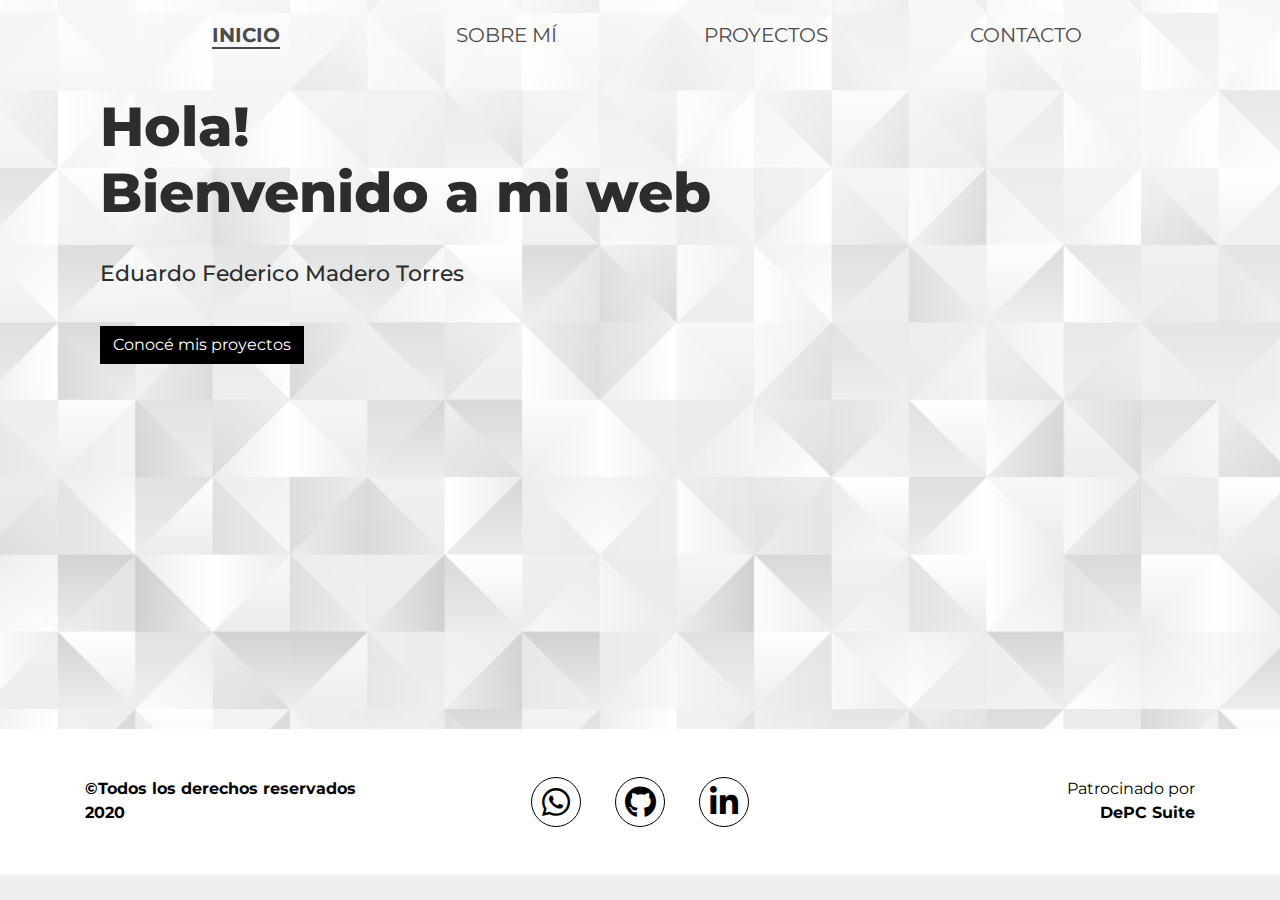
<file: index.html>
<!DOCTYPE html>
<html lang="en">

<head>
    <meta charset="UTF-8">
    <meta name="viewport" content="width=device-width, initial-scale=1.0">
    <title>Contacto</title>
    <link href="https://fonts.googleapis.com/css?family=Montserrat&display=swap" rel="stylesheet">
    <link href="https://fonts.googleapis.com/css2?family=Montserrat:wght@400;500;600;700;900&display=swap"
        rel="stylesheet">
    <link rel="stylesheet" href="css/bootstrap.min.css">
    <link rel="stylesheet" href="css/fontawesome/css/all.min.css">
    <link rel="stylesheet" href="css/fontawesome/css/fontawesome.min.css">
    <link rel="stylesheet" href="css/estilos.css">
    <script type="text/javascript" src="js/jquery-3.4.1.slim.min.js"></script>
    <script type="text/javascript" src="js/bootstrap.min.js"></script>
</head>

<body>
    <div id="Inicio" class="container-fluid">
        <div class="container">
            <nav class="navbar navbar-expand-md">
                <button class="navbar-toggler" type="button" data-toggle="collapse" data-target="#navbarsExampleDefault"
                    aria-controls="navbarsExampleDefault" aria-expanded="false" aria-label="Toggle navigation">
                    <span class="navbar-toggler-icon fa fa-bars"></span>
                </button>

                <div class="collapse navbar-collapse" id="navbarsExampleDefault">
                    <ul class="navbar-nav mr-auto">
                        <li class="nav-item">
                            <a class="nav-link active" href="index.html">Inicio</a>
                        </li>
                        <li class="nav-item">
                            <a class="nav-link" href="sobre-mi.html">Sobre Mí</a>
                        </li>
                        <li class="nav-item">
                            <a class="nav-link" href="proyectos.html">Proyectos</a>
                        </li>
                        <li class="nav-item">
                            <a class="nav-link" href="contacto.html">Contacto</a>
                        </li>
                    </ul>
                </div>
            </nav>
            <div class="container">
                <section>
                    <div class="row py-sm-4 py-3">
                        <div class="col-sm-7 col-12">
                            <h1>Hola! <br>Bienvenido a mi web</h1>
                            <h2> Eduardo Federico Madero Torres</h2>
                            <a href="contacto.html" class="btn mt-sm-4">Conocé mis proyectos</a>
                        </div>
                    </div>

                </section>
            </div>

        </div>
    </div>

    <footer>
        <div class="container">
            <div class="row py-5">
                <div class="col-sm-4 col-12 text-sm-left text-center">
                    <a href="index.html" target="_blank"> ©Todos los derechos reservados
                        <br>2020</a>
                </div>
                <div class="col-sm-4 col-12 text-center py-4 py-sm-0" id="iconsfoot">
                    <a href="https://api.whatsapp.com/send?phone=541149705166&amp;text=Hola" target="_blank">
                        <i class="fab fa-whatsapp"></i></a>
                    <a href="https://github.com" target="_blank"><i class="fab fa-github"></i></a>
                    <a href="https://linkedin.com" target="_blank"><i class="fab fa-linkedin-in"></i></a>
                </div>
                <div class="col-sm-4 col-12 text-sm-right text-center" id="patrocinio">
                    Patrocinado por
                    <br>
                    <a href="https://depcsuite.com/?v=d72a48a8ebd2" target="blank">DePC Suite</a>
                </div>
            </div>
        </div>
    </footer>

    <footer id="footmb">
        <div class="container">
            <div class="row py-1" style="margin-left: 20px;">
                <div class=>
                    <a href="https://api.whatsapp.com/send?phone=541149705166&amp;text=Hola te" target="_blank">
                        <i class="fab fa-whatsapp"></i></a>
                </div>
                <div>

                    <a href="https://github.com" target="_blank"><i class="fab fa-github"></i></a>

                </div>


                <div>
                    <a href="https://linkedin.com" target="_blank"><i class="fab fa-linkedin-in"></i></a>
                </div>



            </div>
        </div>
    </footer>
</body>

</html>
</file>
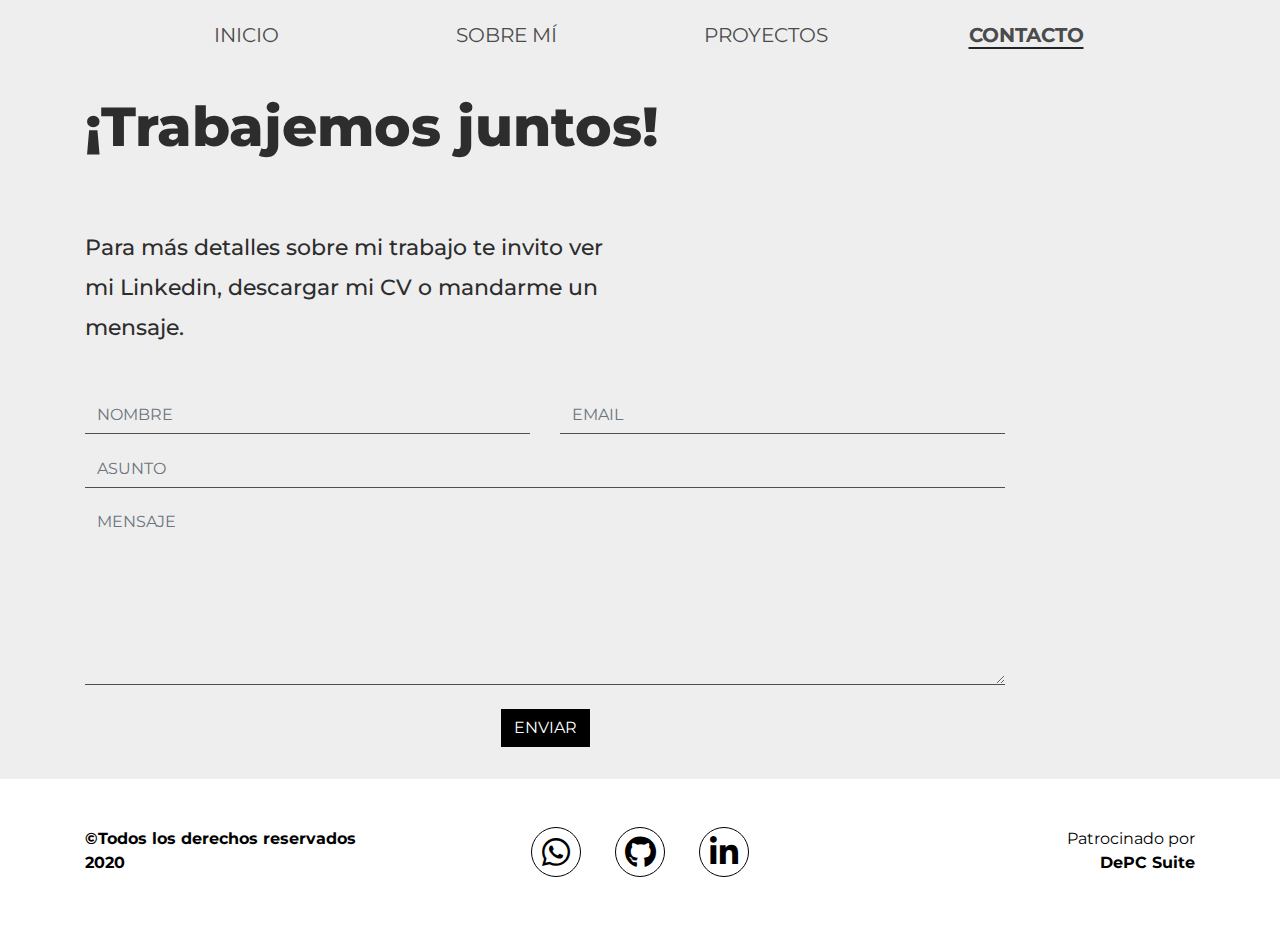
<file: contacto.html>
<!DOCTYPE html>
<html lang="es">

<head>
    <meta charset="UTF-8">
    <meta name="viewport" content="width=device-width, initial-scale=1.0">
    <title>Contacto</title>
    <link href="https://fonts.googleapis.com/css?family=Montserrat&display=swap" rel="stylesheet">
    <link href="https://fonts.googleapis.com/css2?family=Montserrat:wght@400;500;600;700;900&display=swap"
        rel="stylesheet">
    <link rel="stylesheet" href="css/bootstrap.min.css">
    <link rel="stylesheet" href="css/fontawesome/css/all.min.css">
    <link rel="stylesheet" href="css/fontawesome/css/fontawesome.min.css">
    <link rel="stylesheet" href="css/estilos.css">
    <script type="text/javascript" src="js/jquery-3.4.1.slim.min.js"></script>
    <script type="text/javascript" src="js/bootstrap.min.js"></script>
</head>

<body>
    <div class="container">
        <nav class="navbar navbar-expand-md">

            <button class="navbar-toggler" type="button" data-toggle="collapse" data-target="#navbarsExampleDefault"
                aria-controls="navbarsExampleDefault" aria-expanded="false" aria-label="Toggle navigation">
                <span class="navbar-toggler-icon fa fa-bars"></span>
            </button>

            <div class="collapse navbar-collapse" id="navbarsExampleDefault">
                <ul class="navbar-nav mr-auto">
                    <li class="nav-item">
                        <a class="nav-link" href="index.html">Inicio</a>
                    </li>
                    <li class="nav-item">
                        <a class="nav-link" href="sobre-mi.html">Sobre Mí</a>
                    </li>
                    <li class="nav-item">
                        <a class="nav-link" href="proyectos.html">Proyectos</a>
                    </li>
                    <li class="nav-item active">
                        <a class="nav-link" href="contacto.html">Contacto</a>
                    </li>
                </ul>
            </div>
        </nav>

        <section id="contacto">
            <div class="row py-sm-4 py-3">
                <div class="col-12">
                    <h1>¡Trabajemos juntos!</h1>
                </div>
            </div>
            <div class="row  py-sm-3 py-2">
                <div class="col 12 col-sm-6">
                    <h2>Para más detalles sobre mi trabajo te invito ver mi <a href="https://www.linkedin.com/"
                            class="optDown">Linkedin</a>, descargar mi <span class="optDown">CV</span> o mandarme un <a
                            href="#formulario" class="optDown">mensaje.</a>
                    </h2>
                </div>
            </div>
            <div class="row" id="formulario">
                <div class="col-10">
                    <form action="">
                        <div class="row my-4">
                            <div class="col-6 form-group">
                                <input type="text" name="txtNombre" id="txtNombre" class="form-control" required
                                    placeholder="NOMBRE">
                            </div>
                            <div class="col-6 form-group">
                                <input type="email" name="txtCorreo" id="txtCorreo" class="form-control" required
                                    placeholder="EMAIL">
                            </div>
                            <div class="col-12 form-group">
                                <input type="text" name="txtAsunto" id="txtAsunto" class="form-control"
                                    placeholder="ASUNTO">
                            </div>
                            <div class="col-12 form-group">
                                <textarea name="txtMensaje" id="txtMensaje" rows="7" placeholder="MENSAJE"
                                    class="form-control"></textarea>
                            </div>
                            <div class="col-12 text-center py-2">
                                <input type="submit" value="ENVIAR" name="btnEnviar" class="btn">
                            </div>
                        </div>
                    </form>

                </div>

            </div>
        </section>
    </div>


    <footer>
        <div class="container">
            <div class="row py-5">
                <div class="col-sm-4 col-12 text-sm-left text-center">
                    <a href="index.html" target="_blank"> ©Todos los derechos reservados
                        <br>2020</a>
                </div>
                <div class="col-sm-4 col-12 text-center py-4 py-sm-0" id="iconsfoot">
                    <a href="https://api.whatsapp.com/send?phone=541149705166&amp;text=Hola" target="_blank">
                        <i class="fab fa-whatsapp"></i></a>
                    <a href="https://github.com" target="_blank"><i class="fab fa-github"></i></a>
                    <a href="https://linkedin.com" target="_blank"><i class="fab fa-linkedin-in"></i></a>
                </div>
                <div class="col-sm-4 col-12 text-sm-right text-center" id="patrocinio">
                    Patrocinado por
                    <br>
                    <a href="https://depcsuite.com/?v=d72a48a8ebd2" target="blank">DePC Suite</a>
                </div>
            </div>
        </div>
    </footer>

    <footer id="footmb">
        <div class="container">
            <div class="row py-1" style="margin-left: 20px;">
                <div class=>
                    <a href="https://api.whatsapp.com/send?phone=541149705166&amp;text=Hola te" target="_blank">
                        <i class="fab fa-whatsapp"></i></a>
                </div>
                <div>

                    <a href="https://github.com" target="_blank"><i class="fab fa-github"></i></a>

                </div>


                <div>
                    <a href="https://linkedin.com" target="_blank"><i class="fab fa-linkedin-in"></i></a>
                </div>



            </div>
        </div>
    </footer>


</body>

</html>
</file>
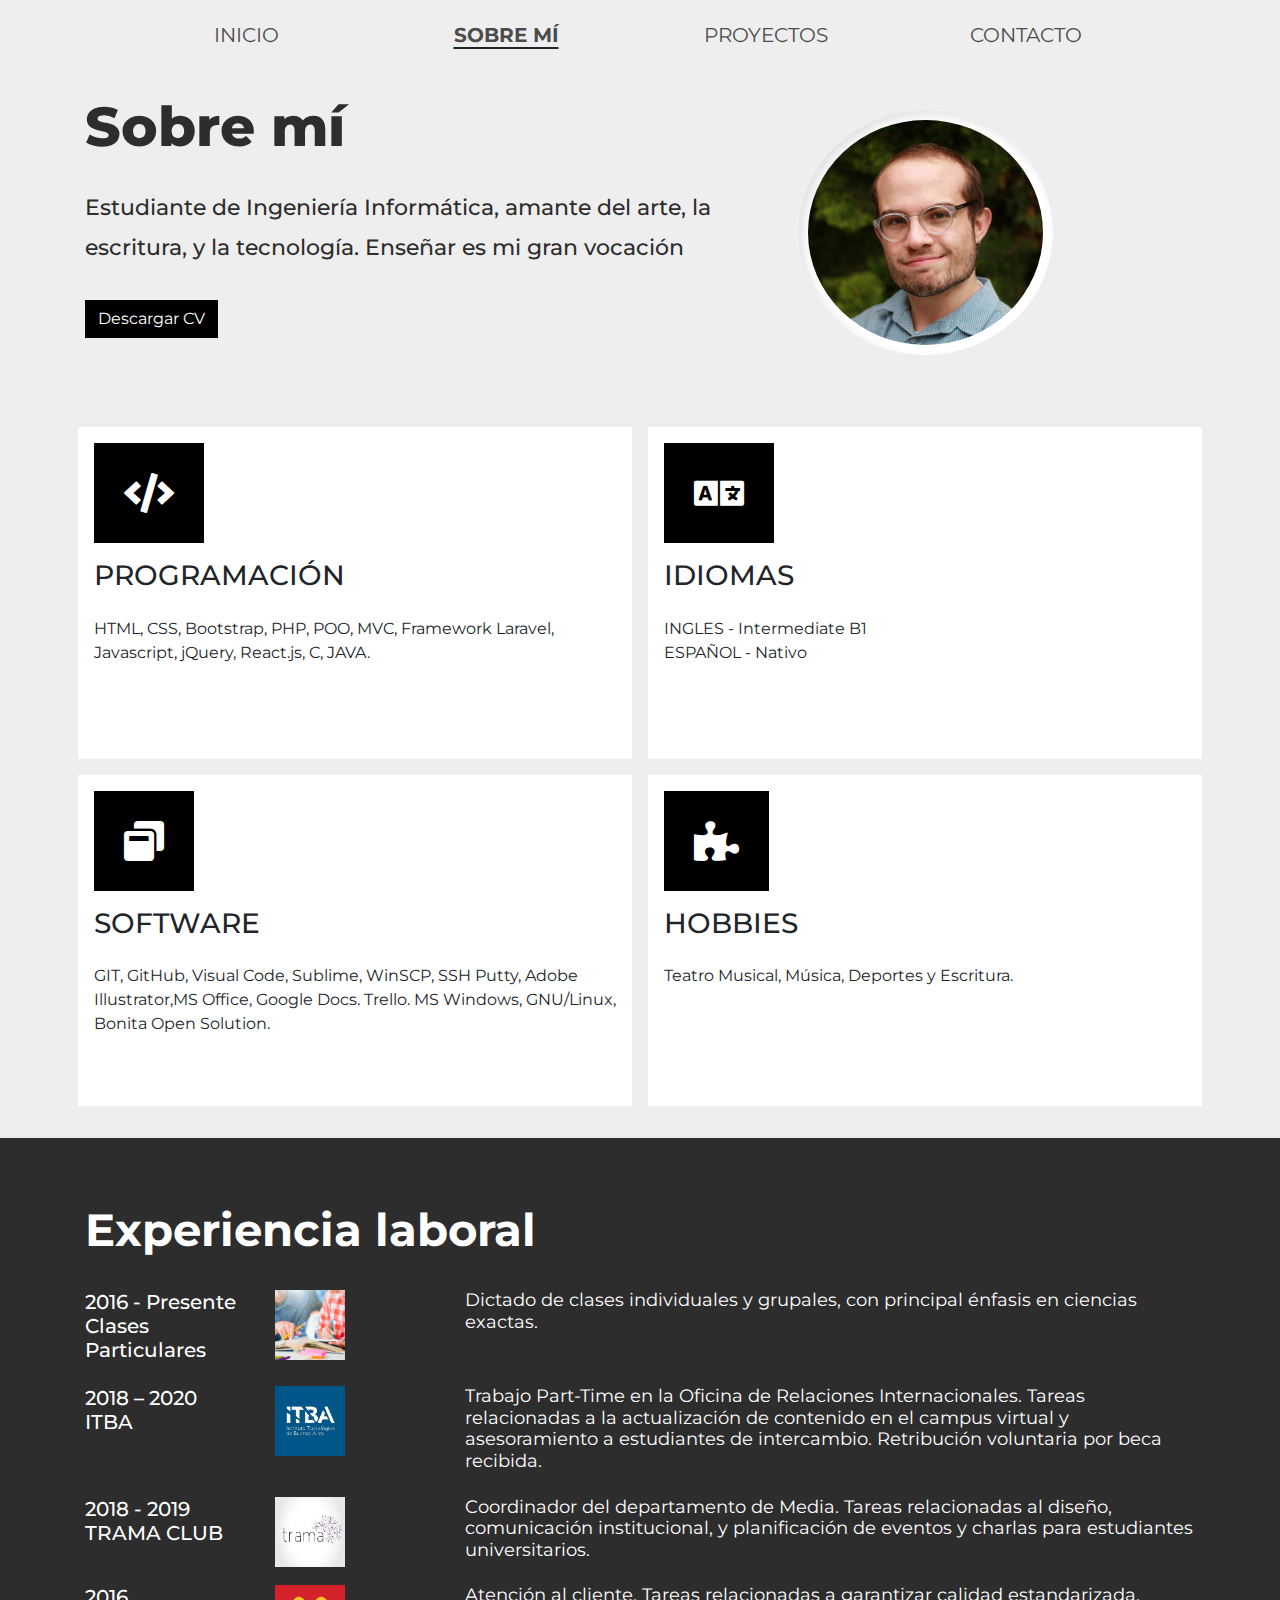
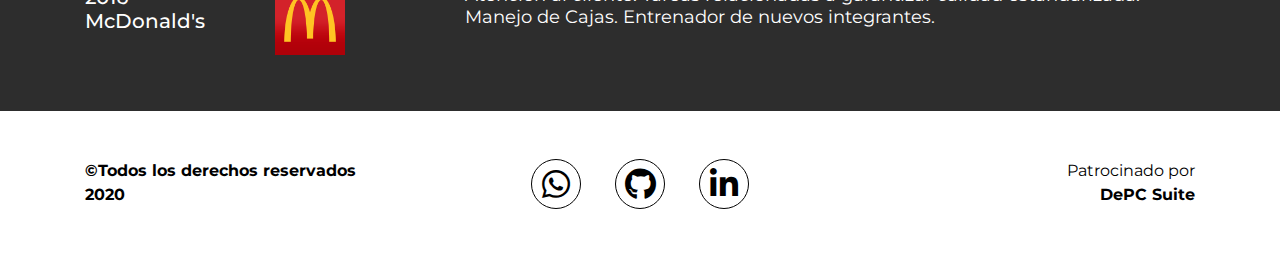
<file: sobre-mi.html>
<!DOCTYPE html>
<html lang="es">

<head>
    <meta charset="UTF-8">
    <meta name="viewport" content="width=device-width, initial-scale=1.0">
    <title>Sobre mí</title>
    <link href="https://fonts.googleapis.com/css?family=Montserrat&display=swap" rel="stylesheet">
    <link href="https://fonts.googleapis.com/css2?family=Montserrat:wght@400;500;600;700;900&display=swap"
        rel="stylesheet">
    <link rel="stylesheet" href="css/bootstrap.min.css">
    <link rel="stylesheet" href="css/fontawesome/css/all.min.css">
    <link rel="stylesheet" href="css/fontawesome/css/fontawesome.min.css">
    <link rel="stylesheet" href="css/estilos.css">
    <script type="text/javascript" src="js/jquery-3.4.1.slim.min.js"></script>
    <script type="text/javascript" src="js/bootstrap.min.js"></script>


</head>

</head>

<body>
    <div class="container">
        <nav class="navbar navbar-expand-md">
            <button class="navbar-toggler" type="button" data-toggle="collapse" data-target="#navbarsExampleDefault"
                aria-controls="navbarsExampleDefault" aria-expanded="false" aria-label="Toggle navigation">
                <span class="navbar-toggler-icon fa fa-bars"></span>
            </button>

            <div class="collapse navbar-collapse" id="navbarsExampleDefault">
                <ul class="navbar-nav mr-auto">
                    <li class="nav-item">
                        <a class="nav-link" href="index.html">Inicio</a>
                    </li>
                    <li class="nav-item active">
                        <a class="nav-link" href="sobre-mi.html">Sobre Mí</a>
                    </li>
                    <li class="nav-item">
                        <a class="nav-link" href="proyectos.html">Proyectos</a>
                    </li>
                    <li class="nav-item">
                        <a class="nav-link" href="contacto.html">Contacto</a>
                    </li>
                </ul>
            </div>
        </nav>


        <section id="sobre-mi">
            <div class="row py-sm-4 py-3">
                <div class="col-sm-7 col-12">
                    <h1>Sobre mí</h1>
                    <h2>Estudiante de Ingeniería Informática, amante del arte, la
                        escritura, y la tecnología. Enseñar es mi gran vocación</h2>
                    <a href="" class="btn my-4" target="_blank">Descargar CV</a>
                </div>
                <div class="col-sm-3 col-9 mx-5">
                    <img src="images/emadero.JPG" alt="Federico Madero" title="Federico Madero"
                        class="img-fluid img-circle">
                </div>
            </div>
            <div class="row my-sm-4 my-3">
                <div class="col-sm-6 col-12 px-2 my-2">
                    <div class="bg-white">
                        <div class="p-3"><i class="fas fa-code"></i></div>
                        <div class="row px-3">
                            <div class="col-12">
                                <h3>PROGRAMACIÓN</h3>
                            </div>
                        </div>
                        <div class="row p-3">
                            <div class="col-12">
                                <p>HTML, CSS, Bootstrap, PHP, POO, MVC, Framework Laravel, Javascript, jQuery, React.js,
                                    C, JAVA.</p>
                            </div>
                        </div>
                    </div>
                </div>
                <div class="col-sm-6 col-12 px-2 my-2">
                    <div class="bg-white">
                        <div class="p-3"><i class="fas fa-language"></i></div>
                        <div class="row px-3">
                            <div class="col-12">
                                <h3>IDIOMAS</h3>
                            </div>
                        </div>
                        <div class="row p-3">
                            <div class="col-12">
                                <p>INGLES - Intermediate B1<br>ESPAÑOL - Nativo</p>
                            </div>
                        </div>
                    </div>
                </div>
                <div class="col-sm-6 col-12 px-2 my-2">
                    <div class="bg-white">
                        <div class="p-3"><i class="fas fa-window-restore"></i></div>
                        <div class="row px-3">
                            <div class="col-12">
                                <h3>SOFTWARE</h3>
                            </div>
                        </div>
                        <div class="row p-3">
                            <div class="col-12">
                                <p>GIT, GitHub, Visual Code, Sublime, WinSCP, SSH Putty, Adobe Illustrator,MS Office,
                                    Google Docs.
                                    Trello. MS Windows, GNU/Linux, Bonita Open Solution.</p>
                            </div>
                        </div>
                    </div>
                </div>
                <div class="col-sm-6 col-12 px-2 my-2">
                    <div class="bg-white">
                        <div class="p-3"><i class="fas fa-puzzle-piece"></i></div>
                        <div class="row px-3">
                            <div class="col-12">
                                <h3>HOBBIES</h3>
                            </div>
                        </div>
                        <div class="row p-3">
                            <div class="col-12">
                                <p>Teatro Musical, Música, Deportes y Escritura.</p>
                            </div>
                        </div>
                    </div>
                </div>
            </div>
        </section>
    </div>

    <section id="experiencia">
        <div class="container py-sm-5 py-4">
            <div class="row">
                <div class="col-12 py-4">
                    <h2>Experiencia laboral</h2>
                </div>
            </div>
            <div class="row py-2">
                <div class="col-12 col-sm-2">
                    <h3>2016 - Presente Clases Particulares</h3>
                </div>
                <div class="col-12 col-sm-2">
                    <img src="images/part.jpg" class="img-resposive py-3 py-sm-0" width="70" alt="ClasesParticulares"
                        title="Clases Particulares">
                </div>
                <div class="col-12 col-sm-8">
                    <h4>Dictado de clases individuales y grupales, con principal énfasis en ciencias exactas.</h4>
                </div>
            </div>
            <div class="row py-2">
                <div class="col-12 col-sm-2">
                    <h3>2018 – 2020 ITBA</h3>
                </div>
                <div class="col-12 col-sm-2">
                    <img src="images/itba.png" class="img-resposive py-3 py-sm-0" width="70" alt="itba" title="itba">
                </div>
                <div class="col-12 col-sm-8">
                    <h4> Trabajo Part-Time en la Oficina de Relaciones Internacionales. Tareas relacionadas a la
                        actualización de contenido en el campus virtual y asesoramiento a estudiantes de intercambio.
                        Retribución voluntaria por beca recibida.</h4>
                </div>
            </div>

            <div class="row py-2">
                <div class="col-12 col-sm-2">
                    <h3>2018 - 2019 TRAMA CLUB</h3>
                </div>
                <div class="col-12 col-sm-2">
                    <img src="images/TRAMA.jpg" class="img-resposive py-3 py-sm-0" width="70" alt="itba" title="itba">
                </div>
                <div class="col-12 col-sm-8">
                    <h4> Coordinador del departamento de Media. Tareas relacionadas al diseño, comunicación
                        institucional, y planificación de eventos y charlas para estudiantes universitarios.</h4>
                </div>
            </div>
            <div class="row py-2">
                <div class="col-12 col-sm-2">
                    <h3>2016 McDonald's</h3>
                </div>
                <div class="col-12 col-sm-2">
                    <img src="images/mc.png" class="img-resposive py-3 py-sm-0" width="70" alt="itba" title="itba">
                </div>
                <div class="col-12 col-sm-8">
                    <h4> Atención al cliente. Tareas relacionadas a garantizar calidad estandarizada. Manejo de Cajas.
                        Entrenador de nuevos integrantes.</h4>
                </div>
            </div>


        </div>
    </section>

    <footer>
        <div class="container">
            <div class="row py-5">
                <div class="col-sm-4 col-12 text-sm-left text-center">
                    <a href="index.html" target="_blank"> ©Todos los derechos reservados
                        <br>2020</a>
                </div>
                <div class="col-sm-4 col-12 text-center py-4 py-sm-0" id="iconsfoot">
                    <a href="https://api.whatsapp.com/send?phone=541149705166&amp;text=Hola" target="_blank">
                        <i class="fab fa-whatsapp"></i></a>
                    <a href="https://github.com" target="_blank"><i class="fab fa-github"></i></a>
                    <a href="https://linkedin.com" target="_blank"><i class="fab fa-linkedin-in"></i></a>
                </div>
                <div class="col-sm-4 col-12 text-sm-right text-center" id="patrocinio">
                    Patrocinado por
                    <br>
                    <a href="https://depcsuite.com/?v=d72a48a8ebd2" target="blank">DePC Suite</a>
                </div>
            </div>
        </div>
    </footer>

    <footer id="footmb">
        <div class="container">
            <div class="row py-1" style="margin-left: 20px;">
                <div class=>
                    <a href="https://api.whatsapp.com/send?phone=541149705166&amp;text=Hola te" target="_blank">
                        <i class="fab fa-whatsapp"></i></a>
                </div>
                <div>

                    <a href="https://github.com" target="_blank"><i class="fab fa-github"></i></a>

                </div>


                <div>
                    <a href="https://linkedin.com" target="_blank"><i class="fab fa-linkedin-in"></i></a>
                </div>



            </div>
        </div>
    </footer>

</body>

</html>
</file>
<file: css/estilos.css>
body{
    background-color: #eeeeee;
    font-family: 'Montserrat', sans-serif;
}
h1{
    font-size: 55px;
    padding-bottom: 20px;
    color: rgb(45, 45, 45);
    font-weight: 800;
}
h2{    
    font-size: 22px;
    line-height: 40px;
    color: rgb(45, 45, 45);
    font-weight: 500;
}
.nav-link{
    color: #4b4b4b;
    text-decoration: none;
    font-size: 20px;
    width: 230px;
    text-transform: uppercase;
    text-align: center;
    margin-left: 30px;
    padding: 12px;
}
.nav-item :hover{
    color: rgb(47, 4, 4);
}
nav .active{
    text-decoration: underline;
    text-underline-position: under;
    font-weight: bold;
}
.navbar-toggler-icon {
    border: 1px solid #797676;
    padding: 7px;
    width: 40px;
    height: 37px;
    border-radius: 5px;

}

.btn{
    background-color: black;
    color: white;
    border-radius: 0px;
}
.form-control{
    background-color: #eeeeee;
    border: 0;
    border-bottom: 1px solid;
    border-radius: 0px;
}
.optDown{
    color: rgb(45, 45, 45);
}
.optDown:hover{
    text-decoration: underline;
    color: rgb(45, 45, 45);
}
footer{
    background-color: white;
    color: black;

}
footer a {
    color: black;
    font-weight: bolder;
}
.container {
    width: 100%;
    padding-right: 15px;
    padding-left: 15px;
    margin-right: auto;
    margin-left: auto;
}
footer i {
    font-size: 32px;
    border: 1px solid;
    height: 50px;
    width: 50px;
    text-align: center;
    padding: 8px 0 0 0;
    border-radius: 80px;
    margin: 0px 15px;
}

.bg-white p{
    min-height: 110px;
    background-color: white;
}
#proyectos img {
    height: 260px;
    width: 100%;
}
#proyectos h2{
    font-size: 18px;
    font-weight: 500;
}
.img-circle{
    margin: 1em auto;
    display: block;
    background-color: #fff;
    padding: 10px;
    box-shadow: inset 5px 5px 10px 0px rgba(209,209,209,0.63);
}
.img-fluid {
    max-width: 100%;
    height: auto;
}
@media (max-width: 700px){
    h1{
        font-size: 40px;
    }
    #contacto h2{
        font-size: 20px;
        line-height: 30px;
    }
}
#sobre-mi i {
    background-color: black;
    color: white;
    padding: 30px;
    font-size: 40px;
}
.img-circle {
    margin: 1em auto;
    display: block;
    background-color: #fff;
    padding: 10px;
    box-shadow: inset 5px 5px 10px 0px rgba(209,209,209,0.63);
    border-radius: 50%;
}
#experiencia{
    background-color: rgb(45, 45, 45);
    color: white;
}
#experiencia h3 {
    color: white;
    font-size: 20px;
}
#experiencia h4 {
    color: white;
    font-size: 18px;
    font-weight: normal;
}
#experiencia h2 {
    color: white;
    font-size: 45px;
    font-weight: bold;
}
@media (max-width: 970px)
{
    #footmb{
        position: fixed;
        display: block;
        bottom: 0px;
        width: 100%;
    }
    #iconsfoot{
        display: none;
    }
    #patrocinio{
        padding-bottom: 20px;
    }
}
@media (min-width: 970px)
{
    #footmb{
        display: none;
    }
}
#Inicio {
    background-image: url('../images/Fondos-01.png');
    background-size: 100%;
    height: 81vh;
}
</file>
